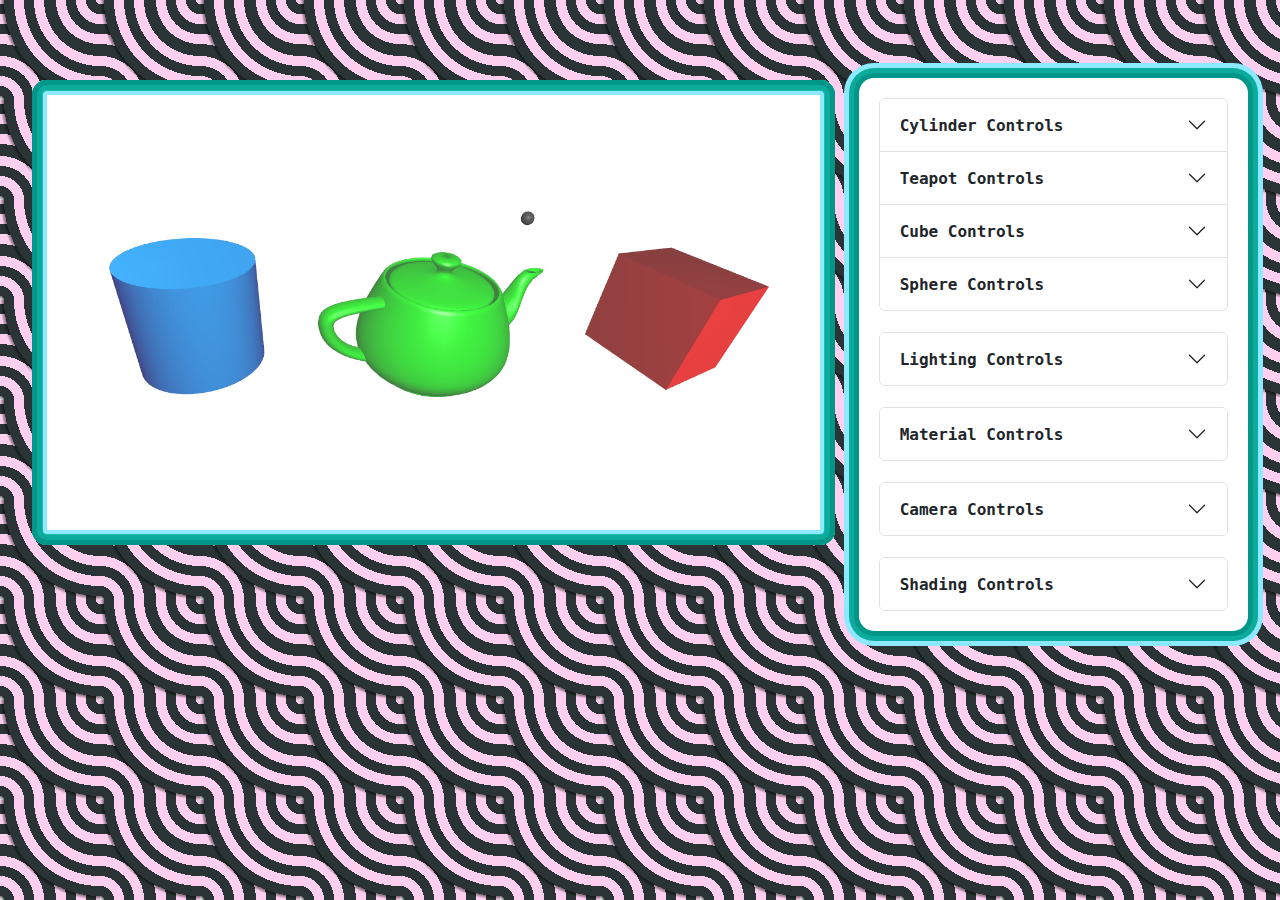
<file: index.html>
<!DOCTYPE html>
<html lang="en">
  <head>
    <meta charset="utf-8" />
    <meta name="viewport" content="width=device-width, initial-scale=1.0" />
    <title>3D Objects Playground</title>

    <!-- Link CSS, JS, and WebGL -->
    <!-- webgl-utils.js	: standard utilities from Google to set up a WebGL context -->
    <!-- initShaders.js	: contains helper functions to compile and link WebGL shaders to the application -->
    <!-- MV.js			: provides matrix and vector manipulation functions APIs for WebGL -->
    <!-- DemoJS.js		: your JS file -->
    <!-- DemoCSS.css	: your CSS file -->
    <script type="text/javascript" src="Common/webgl-utils.js"></script>
    <script type="text/javascript" src="Common/initShaders.js"></script>
    <script type="text/javascript" src="Common/MV.js"></script>
    <script type="text/javascript" src="Geometry/Cube.js"></script>
    <script type="text/javascript" src="Geometry/Cylinder.js"></script>
    <script type="text/javascript" src="Geometry/Sphere.js"></script>
    <script type="text/javascript" src="Geometry/Teapot.js"></script>
    <script type="text/javascript" src="Variables.js"></script>
    <script type="text/javascript" src="Main.js"></script>
    <script type="text/javascript" src="Lighting.js"></script>
    <script type="text/javascript" src="Material.js"></script>
    <script type="text/javascript" src="Camera.js"></script>
    <script type="text/javascript" src="Shading.js"></script>
    <script type="text/javascript" src="ConfigureWebGL.js"></script>

    <link rel="icon" type="image/png" href="images/favicon.ico" />
    <link rel="stylesheet" type="text/css" href="style.css" />
    <link
      rel="stylesheet"
      href="https://cdn.jsdelivr.net/npm/bootstrap@5.3.3/dist/css/bootstrap.min.css"
      integrity="sha384-QWTKZyjpPEjISv5WaRU9OFeRpok6YctnYmDr5pNlyT2bRjXh0JMhjY6hW+ALEwIH"
      crossorigin="anonymous"
    />

    <!-- Define the vertex shader -->
    <script id="vertex-shader" type="x-shader/x-vertex">
      precision mediump float;
      uniform mat4 projectionMatrix;
      uniform mat4 modelViewMatrix;
      uniform mat3 normalMatrix;
      uniform vec4 ambientProduct;
      uniform vec4 diffuseProduct;
      uniform vec4 specularProduct;
      uniform vec4 lightPos;
      uniform float shininess;
      uniform vec3 spotlightDir;       // Add spotlight direction
      uniform float spotlightCutoff;   // Add cutoff angle
      uniform bool isSpotlight;        // Add spotlight flag

      attribute vec4 vPosition;
      attribute vec3 vNormal;
      varying vec4 fColor;
      attribute vec2 vTexCoord;
      varying vec2 fTexCoord;

      void main() {
          fTexCoord = vTexCoord;
          vec3 pos = (modelViewMatrix * vPosition).xyz;
          vec3 L;

          if(lightPos.w == 0.0) {
              L = normalize(lightPos.xyz);
          } else {
              L = normalize(lightPos.xyz - pos);
          }

          vec3 E = -normalize(pos);
          vec3 H = normalize(L + E);
          vec3 N = normalize(normalMatrix * vNormal);

          // Spotlight calculations
          float spotEffect = 1.0;
          if(isSpotlight && lightPos.w == 1.0) {
              vec3 spotDir = normalize(spotlightDir);
              float cosTheta = dot(-L, spotDir);
              float cutoff = cos(radians(spotlightCutoff));

              if(cosTheta < cutoff) {
                  spotEffect = 0.0;
              } else {
                  spotEffect = pow(cosTheta, 50.0); // Add spotlight exponent
              }
          } else {
              spotEffect = 1.0;
          }

          vec4 ambient = ambientProduct;
          float Kd = max(dot(L, N), 0.0);
          vec4 diffuse = Kd * diffuseProduct * spotEffect;
          float Ks = pow(max(dot(N, H), 0.0), shininess);
          vec4 specular = Ks * specularProduct * spotEffect;

          if(dot(L, N) < 0.0) {
              specular = vec4(0.0);
          }

          gl_Position = projectionMatrix * modelViewMatrix * vPosition;
          fColor = ambient + diffuse + specular;
          fColor.a = 1.0;
      }
    </script>

    <!-- Define the fragment shader -->
    <script id="fragment-shader" type="x-shader/x-fragment">
      precision mediump float;
      varying vec4 fColor;
      varying vec2 fTexCoord;
      uniform sampler2D uTexture;
      uniform bool uUseTexture;

      void main()
      {
        vec4 textureColor = texture2D(uTexture, fTexCoord);
        vec4 finalColor = uUseTexture ? textureColor * fColor : fColor;
        gl_FragColor = finalColor;
      }
    </script>
  </head>

  <body>
    <div class="container-fluid">
      <div class="row">
        <!-- Canvas for the graphic rendering -->
        <div class="col-lg-8 col-md-12 mb-4">
          <div class="canvas">
            <canvas id="gl-canvas" width="1280" height="720">
              Error: your browser doesn't support the HTML5 canvas element
            </canvas>
          </div>
        </div>

        <!-- Control Panel -->
        <div class="col-lg-4 col-md-12">
          <div class="panel vertical-align">
            <!-- ======================================== OBJECT CONTROLS ======================================== -->
            <div class="accordion" id="objectControls" style="width: 400px">
              <!-- ======================================== CYLINDER CONTROL ======================================== -->
              <div class="accordion-item">
                <h2 class="accordion-header" id="cylinderHeading">
                  <button
                    class="accordion-button collapsed"
                    type="button"
                    data-bs-toggle="collapse"
                    data-bs-target="#cylinderCollapse"
                    aria-expanded="false"
                    aria-controls="cylinderCollapse"
                  >
                    Cylinder Controls
                  </button>
                </h2>
                <div
                  id="cylinderCollapse"
                  class="accordion-collapse collapse"
                  aria-labelledby="cylinderHeading"
                  data-bs-parent="#objectControls"
                >
                  <div class="accordion-body">
                    <!-- Radio buttons for cylinder animation -->
                    <div class="param-panel horizontal-align mg-top-bottom">
                      <div class="checkText">Rotate X-Axis</div>
                      <input
                        class="checkRadio"
                        id="cylinder-x"
                        type="radio"
                        name="checkCylinder"
                        checked
                      />
                    </div>

                    <div class="param-panel horizontal-align mg-top-bottom">
                      <div class="checkText">Rotate Y-Axis</div>
                      <input
                        class="checkRadio"
                        id="cylinder-y"
                        type="radio"
                        name="checkCylinder"
                      />
                    </div>

                    <div class="param-panel horizontal-align mg-top-bottom">
                      <div class="checkText">Rotate Z-Axis</div>
                      <input
                        class="checkRadio"
                        id="cylinder-z"
                        type="radio"
                        name="checkCylinder"
                      />
                    </div>

                    <!-- Cylinder animation button -->
                    <input
                      id="cylinder-btn"
                      class="anim-btn"
                      type="button"
                      value="Toggle Cylinder"
                    />
                  </div>
                </div>
              </div>

              <!-- ======================================== TEAPOT CONTROL ======================================== -->
              <div class="accordion-item">
                <h2 class="accordion-header" id="teapotHeading">
                  <button
                    class="accordion-button collapsed"
                    type="button"
                    data-bs-toggle="collapse"
                    data-bs-target="#teapotCollapse"
                    aria-expanded="false"
                    aria-controls="teapotCollapse"
                  >
                    Teapot Controls
                  </button>
                </h2>
                <div
                  id="teapotCollapse"
                  class="accordion-collapse collapse"
                  aria-labelledby="teapotHeading"
                  data-bs-parent="#objectControls"
                >
                  <div class="accordion-body">
                    <!-- Radio buttons for teapot animation -->
                    <div class="param-panel horizontal-align mg-top-bottom">
                      <div class="checkText">Rotate X-Axis</div>
                      <input
                        class="checkRadio"
                        id="teapot-x"
                        type="radio"
                        name="checkTeapot"
                        checked
                      />
                    </div>

                    <div class="param-panel horizontal-align mg-top-bottom">
                      <div class="checkText">Rotate Y-Axis</div>
                      <input
                        class="checkRadio"
                        id="teapot-y"
                        type="radio"
                        name="checkTeapot"
                      />
                    </div>

                    <div class="param-panel horizontal-align mg-top-bottom">
                      <div class="checkText">Rotate Z-Axis</div>
                      <input
                        class="checkRadio"
                        id="teapot-z"
                        type="radio"
                        name="checkTeapot"
                      />
                    </div>

                    <!-- Teapot animation button -->
                    <input
                      id="teapot-btn"
                      class="anim-btn"
                      type="button"
                      value="Toggle Teapot"
                    />
                  </div>
                </div>
              </div>

              <!-- ======================================== CUBE CONTROL ======================================== -->
              <div class="accordion-item">
                <h2 class="accordion-header" id="cubeHeading">
                  <button
                    class="accordion-button collapsed"
                    type="button"
                    data-bs-toggle="collapse"
                    data-bs-target="#cubeCollapse"
                    aria-expanded="false"
                    aria-controls="cubeCollapse"
                  >
                    Cube Controls
                  </button>
                </h2>
                <div
                  id="cubeCollapse"
                  class="accordion-collapse collapse"
                  aria-labelledby="cubeHeading"
                  data-bs-parent="#objectControls"
                >
                  <div class="accordion-body">
                    <!-- Radio buttons for cube animation -->
                    <div class="param-panel horizontal-align mg-top-bottom">
                      <div class="checkText">Rotate X-Axis</div>
                      <input
                        class="checkRadio"
                        id="cube-x"
                        type="radio"
                        name="checkCube"
                        checked
                      />
                    </div>

                    <div class="param-panel horizontal-align mg-top-bottom">
                      <div class="checkText">Rotate Y-Axis</div>
                      <input
                        class="checkRadio"
                        id="cube-y"
                        type="radio"
                        name="checkCube"
                      />
                    </div>

                    <div class="param-panel horizontal-align mg-top-bottom">
                      <div class="checkText">Rotate Z-Axis</div>
                      <input
                        class="checkRadio"
                        id="cube-z"
                        type="radio"
                        name="checkCube"
                      />
                    </div>

                    <!-- Cube animation button -->
                    <input
                      id="cube-btn"
                      class="anim-btn"
                      type="button"
                      value="Toggle Cube"
                    />
                  </div>
                </div>
              </div>

              <!-- ======================================== SPHERE CONTROL ======================================== -->
              <div class="accordion-item">
                <h2 class="accordion-header" id="sphereHeading">
                  <button
                    class="accordion-button collapsed"
                    type="button"
                    data-bs-toggle="collapse"
                    data-bs-target="#sphereCollapse"
                    aria-expanded="false"
                    aria-controls="sphereCollapse"
                  >
                    Sphere Controls
                  </button>
                </h2>
                <div
                  id="sphereCollapse"
                  class="accordion-collapse collapse"
                  aria-labelledby="sphereHeading"
                  data-bs-parent="#objectControls"
                >
                  <div class="accordion-body">
                    <!-- Radio buttons for sphere animation -->
                    <div class="param-panel horizontal-align mg-top-bottom">
                      <div class="checkText">Rotate X-Axis</div>
                      <input
                        class="checkRadio"
                        id="sphere-x"
                        type="radio"
                        name="checkSphere"
                        checked
                      />
                    </div>

                    <div class="param-panel horizontal-align mg-top-bottom">
                      <div class="checkText">Rotate Y-Axis</div>
                      <input
                        class="checkRadio"
                        id="sphere-y"
                        type="radio"
                        name="checkSphere"
                      />
                    </div>

                    <div class="param-panel horizontal-align mg-top-bottom">
                      <div class="checkText">Rotate Z-Axis</div>
                      <input
                        class="checkRadio"
                        id="sphere-z"
                        type="radio"
                        name="checkSphere"
                      />
                    </div>

                    <!-- Sphere animation button -->
                    <input
                      id="sphere-btn"
                      class="anim-btn"
                      type="button"
                      value="Toggle Sphere"
                    />
                  </div>
                </div>
              </div>
            </div>

            <!-- ======================================== LIGHTING CONTROLS ======================================== -->
            <div class="accordion mt-3" id="lightingControls">
              <div class="accordion-item">
                <h2 class="accordion-header" id="lightingHeading">
                  <button
                    class="accordion-button collapsed"
                    type="button"
                    data-bs-toggle="collapse"
                    data-bs-target="#lightingCollapse"
                    aria-expanded="false"
                    aria-controls="lightingCollapse"
                  >
                    Lighting Controls
                  </button>
                </h2>
                <div
                  id="lightingCollapse"
                  class="accordion-collapse collapse"
                  aria-labelledby="lightingHeading"
                  data-bs-parent="#lightingControls"
                >
                  <div class="accordion-body">
                    <!-- Light Source Toggle -->
                    <div class="param-panel horizontal-align mg-top-bottom">
                      <div class="checkText">Light Source</div>
                      <input
                        type="checkbox"
                        id="light-toggle"
                        class="checkRadio"
                        checked
                      />
                    </div>

                    <div class="param-panel horizontal-align mg-top-bottom">
                      <div class="checkText">Light Source:</div>
                      <select id="light-source" class="light-select">
                        <option value="point">Point Light</option>
                        <option value="spot">Spot Light</option>
                      </select>
                    </div>

                    <!-- ======================================== SPOTLIGHT CONTROLS ======================================== -->
                    <div class="param-panel vertical-align mg-top-bottom">
                      <div class="checkText">Spotlight Settings</div>

                      <!-- Cutoff Angle -->
                      <div class="spotlight-control horizontal-align">
                        <label>Cutoff Angle:</label>
                        <input
                          type="range"
                          id="spotlight-cutoff"
                          min="0"
                          max="45"
                          value="45"
                          step="1"
                        />
                        <span id="spotlight-cutoff-value">45°</span>
                      </div>

                      <!-- Spotlight Direction -->
                      <div class="spotlight-direction vertical-align">
                        <div class="checkText">Direction</div>

                        <!-- Direction X -->
                        <div class="direction-control horizontal-align">
                          <label>X:</label>
                          <input
                            type="range"
                            id="spotlight-dir-x"
                            min="-1"
                            max="1"
                            value="-0.1"
                            step="0.1"
                          />
                          <span id="spotlight-dir-x-value">0.0</span>
                        </div>

                        <!-- Direction Y -->
                        <div class="direction-control horizontal-align">
                          <label>Y:</label>
                          <input
                            type="range"
                            id="spotlight-dir-y"
                            min="-1"
                            max="1"
                            value="-0.1"
                            step="0.1"
                          />
                          <span id="spotlight-dir-y-value">-1.0</span>
                        </div>

                        <!-- Direction Z -->
                        <div class="direction-control horizontal-align">
                          <label>Z:</label>
                          <input
                            type="range"
                            id="spotlight-dir-z"
                            min="-1"
                            max="1"
                            value="-0.6"
                            step="0.1"
                          />
                          <span id="spotlight-dir-z-value">0.0</span>
                        </div>
                      </div>
                    </div>

                    <!-- ======================================== LIGHT TYPE CONTROLS ======================================== -->
                    <div class="param-panel horizontal-align mg-top-bottom">
                      <div class="checkText">Light Type</div>
                      <select id="point-light-type" class="light-select">
                        <option value="positional">Positional</option>
                        <option value="directional">Directional</option>
                      </select>
                    </div>

                    <!-- ======================================== LIGHT COLOR CONTROLS ======================================== -->
                    <div class="param-panel vertical-align mg-top-bottom">
                      <div class="checkText">Light Colors</div>

                      <!-- Ambient Color -->
                      <div class="color-control horizontal-align">
                        <label>Ambient:</label>
                        <input
                          type="color"
                          id="ambient-color"
                          value="#ffffff"
                        />
                      </div>

                      <!-- Diffuse Color -->
                      <div class="color-control horizontal-align">
                        <label>Diffuse:</label>
                        <input
                          type="color"
                          id="diffuse-color"
                          value="#ffffff"
                        />
                      </div>

                      <!-- Specular Color -->
                      <div class="color-control horizontal-align">
                        <label>Specular:</label>
                        <input
                          type="color"
                          id="specular-color"
                          value="#ffffff"
                        />
                      </div>
                    </div>

                    <!-- ======================================== LIGHT POSITION CONTROLS ======================================== -->
                    <div class="param-panel vertical-align mg-top-bottom">
                      <div class="checkText">Light Position</div>

                      <!-- X Position -->
                      <div class="position-control horizontal-align">
                        <label>X Position:</label>
                        <input
                          type="range"
                          id="light-x"
                          min="-4.0"
                          max="4.0"
                          value="1"
                          step="0.1"
                        />
                        <span id="light-x-value">1.0</span>
                      </div>

                      <!-- Y Position -->
                      <div class="position-control horizontal-align">
                        <label>Y Position:</label>
                        <input
                          type="range"
                          id="light-y"
                          min="-2.1"
                          max="2.1"
                          value="1"
                          step="0.1"
                        />
                        <span id="light-y-value">1.0</span>
                      </div>

                      <!-- Z Position -->
                      <div class="position-control horizontal-align">
                        <label>Z Position:</label>
                        <input
                          type="range"
                          id="light-z"
                          min="-3.5"
                          max="3.5"
                          value="1"
                          step="0.1"
                        />
                        <span id="light-z-value">1.0</span>
                      </div>
                    </div>
                  </div>
                </div>
              </div>
            </div>

            <!-- ======================================== MATERIAL CONTROLS ======================================== -->
            <div class="accordion mt-3" id="materialControls">
              <div class="accordion-item">
                <h2 class="accordion-header" id="materialHeading">
                  <button
                    class="accordion-button collapsed"
                    type="button"
                    data-bs-toggle="collapse"
                    data-bs-target="#materialCollapse"
                    aria-expanded="false"
                    aria-controls="materialCollapse"
                  >
                    Material Controls
                  </button>
                </h2>
                <div
                  id="materialCollapse"
                  class="accordion-collapse collapse"
                  aria-labelledby="materialHeading"
                  data-bs-parent="#materialControls"
                >
                  <div class="accordion-body">
                    <!-- Material Controls -->
                    <div class="param-panel vertical-align mg-top-bottom">
                      <div class="checkText">Object Material Properties</div>

                      <!-- Object Selection -->
                      <select id="object-select" class="material-select">
                        <option value="cylinder">Cylinder</option>
                        <option value="teapot">Teapot</option>
                        <option value="cube">Cube</option>
                      </select>

                      <!-- Material Colors -->
                      <div class="material-colors vertical-align">
                        <div class="color-control horizontal-align">
                          <label>Material Ambient:</label>
                          <input
                            type="color"
                            id="material-ambient"
                            value="#808080"
                          />
                        </div>
                        <div class="color-control horizontal-align">
                          <label>Material Diffuse:</label>
                          <input
                            type="color"
                            id="material-diffuse"
                            value="#808080"
                          />
                        </div>
                        <div class="color-control horizontal-align">
                          <label>Material Specular:</label>
                          <input
                            type="color"
                            id="material-specular"
                            value="#808080"
                          />
                        </div>
                      </div>

                      <!-- Reflection Coefficients -->
                      <div class="reflection-controls vertical-align">
                        <div class="slider-control horizontal-align">
                          <label>Ambient Coefficient:</label>
                          <input
                            type="range"
                            id="ambient-coef"
                            min="0"
                            max="1"
                            step="0.1"
                            value="0.2"
                          />
                          <span id="ambient-coef-value">0.2</span>
                        </div>
                        <div class="slider-control horizontal-align">
                          <label>Diffuse Coefficient:</label>
                          <input
                            type="range"
                            id="diffuse-coef"
                            min="0"
                            max="1"
                            step="0.1"
                            value="0.6"
                          />
                          <span id="diffuse-coef-value">0.6</span>
                        </div>
                        <div class="slider-control horizontal-align">
                          <label>Specular Coefficient:</label>
                          <input
                            type="range"
                            id="specular-coef"
                            min="0"
                            max="1"
                            step="0.1"
                            value="0.3"
                          />
                          <span id="specular-coef-value">0.3</span>
                        </div>
                      </div>

                      <!-- Shininess Control -->
                      <div class="slider-control horizontal-align">
                        <label>Shininess:</label>
                        <input
                          type="range"
                          id="shininess"
                          min="1"
                          max="100"
                          value="30"
                        />
                        <span id="shininess-value">30</span>
                      </div>
                    </div>
                  </div>
                </div>
              </div>
            </div>

            <!-- ======================================== VIEWING & SHADING CONTROLS ======================================== -->
            <!-- Camera Controls -->
            <div class="accordion mt-3" id="cameraControls">
              <div class="accordion-item">
                <h2 class="accordion-header" id="cameraHeading">
                  <button
                    class="accordion-button collapsed"
                    type="button"
                    data-bs-toggle="collapse"
                    data-bs-target="#cameraCollapse"
                    aria-expanded="false"
                    aria-controls="cameraCollapse"
                  >
                    Camera Controls
                  </button>
                </h2>
                <div
                  id="cameraCollapse"
                  class="accordion-collapse collapse"
                  aria-labelledby="cameraHeading"
                  data-bs-parent="#cameraControls"
                >
                  <div class="accordion-body">
                    <!-- Camera Position -->
                    <div class="camera-position vertical-align">
                      <div class="slider-control horizontal-align">
                        <label>Eye X:</label>
                        <input
                          type="range"
                          id="eye-x"
                          min="-20"
                          max="20"
                          value="0"
                          step="0.1"
                        />
                        <span id="eye-x-value">0.0</span>
                      </div>
                      <div class="slider-control horizontal-align">
                        <label>Eye Y:</label>
                        <input
                          type="range"
                          id="eye-y"
                          min="-20"
                          max="20"
                          value="0"
                          step="0.1"
                        />
                        <span id="eye-y-value">0.0</span>
                      </div>
                      <div class="slider-control horizontal-align">
                        <label>Eye Z:</label>
                        <input
                          type="range"
                          id="eye-z"
                          min="1"
                          max="30"
                          value="5"
                          step="0.1"
                        />
                        <span id="eye-z-value">5.0</span>
                      </div>
                    </div>

                    <!-- Center  -->
                    <div class="look-at vertical-align">
                      <div class="slider-control horizontal-align">
                        <label>Look-At X:</label>
                        <input
                          type="range"
                          id="at-x"
                          min="-10"
                          max="10"
                          value="0"
                          step="0.1"
                        />
                        <span id="at-x-value">0.0</span>
                      </div>
                      <div class="slider-control horizontal-align">
                        <label>Look-At Y:</label>
                        <input
                          type="range"
                          id="at-y"
                          min="-10"
                          max="10"
                          value="0"
                          step="0.1"
                        />
                        <span id="at-y-value">0.0</span>
                      </div>
                      <div class="slider-control horizontal-align">
                        <label>Look-At Z:</label>
                        <input
                          type="range"
                          id="at-z"
                          min="-10"
                          max="10"
                          value="0"
                          step="0.1"
                        />
                        <span id="at-z-value">0.0</span>
                      </div>
                    </div>

                    <!-- Up Vector (unchanged since it's normalized) -->
                    <div class="up-vector vertical-align">
                      <div class="slider-control horizontal-align">
                        <label>Up X:</label>
                        <input
                          type="range"
                          id="up-x"
                          min="-1"
                          max="1"
                          value="0"
                          step="0.1"
                        />
                        <span id="up-x-value">0.0</span>
                      </div>
                      <div class="slider-control horizontal-align">
                        <label>Up Y:</label>
                        <input
                          type="range"
                          id="up-y"
                          min="-1"
                          max="1"
                          value="1"
                          step="0.1"
                        />
                        <span id="up-y-value">1.0</span>
                      </div>
                      <div class="slider-control horizontal-align">
                        <label>Up Z:</label>
                        <input
                          type="range"
                          id="up-z"
                          min="-1"
                          max="1"
                          value="0"
                          step="0.1"
                        />
                        <span id="up-z-value">0.0</span>
                      </div>
                    </div>

                    <!-- Reset Camera Button -->
                    <div class="slider-control horizontal-align">
                      <input
                        type="button"
                        id="reset-camera"
                        value="Reset Camera"
                        class="anim-btn"
                      />
                    </div>
                  </div>
                </div>
              </div>
            </div>

            <!-- Shading Controls -->
            <div class="accordion mt-3" id="shadingControls">
              <div class="accordion-item">
                <h2 class="accordion-header" id="shadingHeading">
                  <button
                    class="accordion-button collapsed"
                    type="button"
                    data-bs-toggle="collapse"
                    data-bs-target="#shadingCollapse"
                    aria-expanded="false"
                    aria-controls="shadingCollapse"
                  >
                    Shading Controls
                  </button>
                </h2>
                <div
                  id="shadingCollapse"
                  class="accordion-collapse collapse"
                  aria-labelledby="shadingHeading"
                  data-bs-parent="#shadingControls"
                >
                  <div class="accordion-body">
                    <!-- Shading Type -->
                    <div class="shading-type horizontal-align">
                      <label>Shading Mode:</label>
                      <select id="shading-mode" class="form-select">
                        <option value="smooth">Smooth</option>
                        <option value="flat">Flat</option>
                      </select>
                    </div>
                  </div>
                </div>
              </div>
            </div>
          </div>
        </div>
      </div>
    </div>

    <!-- Bootstrap JS -->
    <script
      src="https://cdn.jsdelivr.net/npm/bootstrap@5.3.3/dist/js/bootstrap.bundle.min.js"
      integrity="sha384-YvpcrYf0tY3lHB60NNkmXc5s9fDVZLESaAA55NDzOxhy9GkcIdslK1eN7N6jIeHz"
      crossorigin="anonymous"
    ></script>
  </body>
</html>
</file>
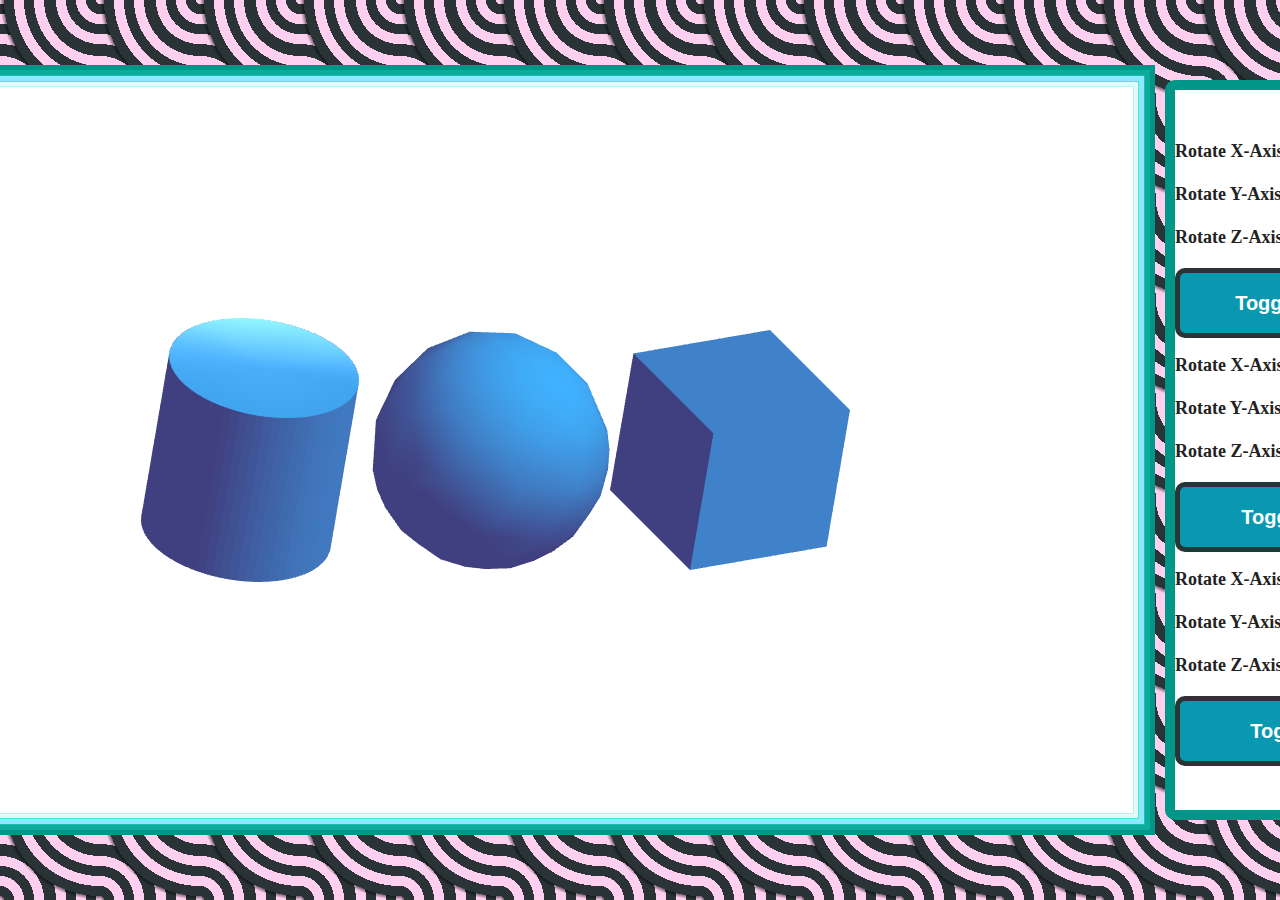
<file: Asg2/index.html>
<!DOCTYPE html>
<html lang="en">
  <head>
    <meta charset="utf-8" />
    <title>Group 10: Bold Axolotl</title>

    <!-- Link CSS, JS, and WebGL -->
    <!-- webgl-utils.js	: standard utilities from Google to set up a WebGL context -->
    <!-- initShaders.js	: contains helper functions to compile and link WebGL shaders to the application -->
    <!-- MV.js			: provides matrix and vector manipulation functions APIs for WebGL -->
    <!-- Variables.js   : contains the global variables for the application -->
    <!-- Main.js		: contains the main function for the application -->
    <!-- ConfigureWebGL.js	: contains the functions to configure the WebGL context -->
    <!-- Geometry.js	: contains the functions to create the geometry for the application -->
    <!-- style.css		: contains the CSS for the application -->
    <script type="text/javascript" src="../Common/webgl-utils.js"></script>
    <script type="text/javascript" src="../Common/initShaders.js"></script>
    <script type="text/javascript" src="../Common/MV.js"></script>
    <script type="text/javascript" src="Variables.js"></script>
    <script type="text/javascript" src="Main.js"></script>
    <script type="text/javascript" src="ConfigureWebGL.js"></script>
    <script type="text/javascript" src="Geometry.js"></script>
    <link rel="stylesheet" type="text/css" href="style.css" />

    <!-- Define the vertex shader -->
    <script id="vertex-shader" type="x-shader/x-vertex">
      // Declare the global variable(s) for draw calls
      uniform mat4 projectionMatrix;
      uniform mat4 modelViewMatrix;
      uniform mat3 normalMatrix;
      uniform vec4 ambientProduct;
      uniform vec4 diffuseProduct;
      uniform vec4 specularProduct;
      uniform vec4 lightPos;
      uniform float shininess;

      // Declare the input variable(s) to receive per-vertex data from the application
      attribute vec4 vPosition;
      attribute vec4 vColor;
      attribute vec3 vNormal;

      // Declare the varying variable(s) to pass data to the fragment shader
      varying vec4 fColor;

      void main()
      {
      	vec3 pos = (modelViewMatrix * vPosition).xyz;
      	vec3 light = lightPos.xyz;
      	vec3 L;

      	// check for directional light
      	if(lightPos.w == 0.0)
      		L = normalize(lightPos.xyz);
      	else
      		L = normalize(lightPos.xyz - pos);

      	vec3 E = -normalize(pos);
      	vec3 H = normalize(L + E);

      	// Transform vertex normal into eye coordinates
      	vec3 N = normalize(normalMatrix * vNormal.xyz);

      	// Compute terms in the illumination equation
      	vec4 ambient = ambientProduct;

      	float Kd = max(dot(L, N), 0.0);
      	vec4 diffuse = Kd * diffuseProduct;

      	float Ks = pow(max(dot(N, H), 0.0), shininess);
      	vec4 specular = Ks * specularProduct;

      	if(dot(L, N) < 0.0)
      	{
      		specular = vec4(0.0, 0.0, 0.0, 1.0);
      	}

      	gl_Position = projectionMatrix * modelViewMatrix * vPosition;
      	fColor = ambient + diffuse + specular;
      	fColor.a = 1.0;
      }
    </script>

    <!-- Define the fragment shader -->
    <script id="fragment-shader" type="x-shader/x-fragment">
      precision mediump float;
      varying vec4 fColor;

      void main()
      {
      	gl_FragColor = fColor;
      }
    </script>
  </head>

  <body>
    <!-- Canvas for the graphic rendering -->
    <div class="canvas">
      <canvas id="gl-canvas" width="1280" height="720">
        Error: your browser doesn't support the HTML5 canvas element
      </canvas>
    </div>

    <!-- ======================================== CYLINDER CONTROL ======================================== -->
    <!-- Panel for parameter customization -->
    <div class="panel vertical-align">
      <!-- Radio buttons for cylinder animation -->
      <div class="param-panel horizontal-align mg-top-bottom">
        <div class="checkText">Rotate X-Axis</div>
        <input
          class="checkRadio"
          id="cylinder-x"
          type="radio"
          name="checkCylinder"
          checked
        />
      </div>

      <div class="param-panel horizontal-align mg-top-bottom">
        <div class="checkText">Rotate Y-Axis</div>
        <input
          class="checkRadio"
          id="cylinder-y"
          type="radio"
          name="checkCylinder"
        />
      </div>

      <div class="param-panel horizontal-align mg-top-bottom">
        <div class="checkText">Rotate Z-Axis</div>
        <input
          class="checkRadio"
          id="cylinder-z"
          type="radio"
          name="checkCylinder"
        />
      </div>

      <!-- Cylinder animation button -->
      <input
        id="cylinder-btn"
        class="anim-btn"
        type="button"
        value="Toggle Cylinder"
      />

      <!-- ======================================== SPHERE CONTROL ======================================== -->
      <!-- Radio buttons for sphere animation -->
      <div class="param-panel horizontal-align mg-top-bottom">
        <div class="checkText">Rotate X-Axis</div>
        <input
          class="checkRadio"
          id="sphere-x"
          type="radio"
          name="checkSphere"
          checked
        />
      </div>

      <div class="param-panel horizontal-align mg-top-bottom">
        <div class="checkText">Rotate Y-Axis</div>
        <input
          class="checkRadio"
          id="sphere-y"
          type="radio"
          name="checkSphere"
        />
      </div>

      <div class="param-panel horizontal-align mg-top-bottom">
        <div class="checkText">Rotate Z-Axis</div>
        <input
          class="checkRadio"
          id="sphere-z"
          type="radio"
          name="checkSphere"
        />
      </div>

      <!-- Sphere animation button -->
      <input
        id="sphere-btn"
        class="anim-btn"
        type="button"
        value="Toggle Sphere"
      />

      <!-- ======================================== CUBE CONTROL ======================================== -->
      <!-- Radio buttons for cube animation -->
      <div class="param-panel horizontal-align mg-top-bottom">
        <div class="checkText">Rotate X-Axis</div>
        <input
          class="checkRadio"
          id="cube-x"
          type="radio"
          name="checkCube"
          checked
        />
      </div>

      <div class="param-panel horizontal-align mg-top-bottom">
        <div class="checkText">Rotate Y-Axis</div>
        <input class="checkRadio" id="cube-y" type="radio" name="checkCube" />
      </div>

      <div class="param-panel horizontal-align mg-top-bottom">
        <div class="checkText">Rotate Z-Axis</div>
        <input class="checkRadio" id="cube-z" type="radio" name="checkCube" />
      </div>

      <!-- Cube animation button -->
      <input
        id="cube-btn"
        class="anim-btn"
        type="button"
        value="Toggle Cube"
      />
    </div>
  </body>
</html>
</file>
<file: style.css>
/* Base styles and background */
body {
  margin: 0;
  padding: 20px;
  min-height: 100vh;
  width: 100%;
  display: flex;
  flex-direction: row;
  align-items: flex-start;
  justify-content: center;
  gap: 20px;
  box-sizing: border-box;
  --s: 100px;
  --c1: #ffcfef;
  --c2: #2a3335;
  --_g: var(--c2) 4% 14%, var(--c1) 14% 24%, var(--c2) 22% 34%,
    var(--c1) 34% 44%, var(--c2) 44% 56%, var(--c1) 56% 66%, var(--c2) 66% 76%,
    var(--c1) 76% 86%, var(--c2) 86% 96%;
  background: radial-gradient(
      100% 100% at 100% 0,
      var(--c1) 4%,
      var(--_g),
      #0008 96%,
      #0000
    ),
    radial-gradient(
        100% 100% at 0 100%,
        #0000,
        #0008 4%,
        var(--_g),
        var(--c1) 96%
      )
      var(--c1);
  background-size: var(--s) var(--s);
}

#gl-canvas {
  max-width: 100%;
  height: auto;
  display: block;
}

/* Canvas container styling */
.canvas {
  background-color: #ffffff;
  padding: 15px;
  border-radius: 15px;
  box-shadow: inset #009688 0 0 0 5px, inset #059c8e 0 0 0 1px,
    inset #0cab9c 0 0 0 10px, inset #1fbdae 0 0 0 11px, inset #8ce9ff 0 0 0 16px,
    inset #48e4d6 0 0 0 17px, inset #e5f9f7 0 0 0 21px, inset #bfecf7 0 0 0 22px;
  max-width: 100%;
  overflow: hidden;
  margin-top: 60px;
}

/* Control panel layout */
.panel {
  width: 100%;
  max-width: 100%;
  height: auto;
  max-height: 90vh;
  background-color: #ffffff;
  border-radius: 15px;
  overflow-y: auto;
  overflow-x: hidden;
  padding: 20px;
  box-shadow: 0 0 0 5px #009688, 0 0 0 10px #0cab9c, 0 0 0 15px #8ce9ff;
  box-sizing: border-box;
  align-items: center;
  font-family: "Robotomono", monospace;
  font-size: 20px;
  font-weight: 800;
  margin-top: 15%;
}

.panel > * {
  max-width: 100%; /* Prevent child elements from overflowing */
  overflow-wrap: break-word; /* Wrap text content */
}

/* Scrollbar styling */
.panel::-webkit-scrollbar {
  width: 12px;
}

.panel::-webkit-scrollbar-track {
  background: #f1f1f1;
  border-radius: 6px;
}

.panel::-webkit-scrollbar-thumb {
  background: #009688;
  border-radius: 6px;
  border: 3px solid #f1f1f1;
}

.panel::-webkit-scrollbar-thumb:hover {
  background: #00796b;
}

/* Layout utilities */
.horizontal-align {
  display: flex;
  flex-direction: row;
  align-items: center;
  /* gap: 10px;
  margin: 5px 0; */
}

.vertical-align {
  display: flex;
  flex-direction: column;
  gap: 5px;
}

/* Control section styling */
.param-panel {
  width: 100%;
  padding: 15px;
  border-radius: 10px;
  margin: 10px 0;
}

/* Text styling */
.checkText {
  font-weight: 1000;
  color: #2a3335;
  margin-bottom: 8px;
}

/* Input elements styling */
.checkRadio {
  width: 18px;
  height: 18px;
  accent-color: #009688;
  cursor: pointer;
}

/* Button styling */
.anim-btn {
  width: 100%;
  padding: 12px 20px;
  background: #009688;
  color: white;
  border: none;
  border-radius: 8px;
  font-weight: 600;
  cursor: pointer;
  transition: all 0.3s ease;
  box-shadow: 0 2px 4px rgba(0, 0, 0, 0.2);
}

.anim-btn:hover {
  background: #00897b;
  transform: translateY(-2px);
  box-shadow: 0 4px 8px rgba(0, 0, 0, 0.2);
}

.anim-btn:active {
  transform: translateY(1px);
  box-shadow: 0 2px 4px rgba(0, 0, 0, 0.2);
}

/* Select dropdown styling */
select {
  padding: 8px 12px;
  border-radius: 6px;
  border: 2px solid #009688;
  background-color: white;
  color: #2a3335;
  cursor: pointer;
  outline: none;
}

select:focus {
  border-color: #00796b;
  box-shadow: 0 0 0 2px rgba(0, 150, 136, 0.2);
}

/* Range input styling */
input[type="range"] {
  -webkit-appearance: none;
  width: 100%;
  height: 6px;
  background: #e0e0e0;
  border-radius: 3px;
  outline: none;
}

input[type="range"]::-webkit-slider-thumb {
  -webkit-appearance: none;
  width: 18px;
  height: 18px;
  background: #009688;
  border-radius: 50%;
  cursor: pointer;
  transition: background 0.2s;
}

input[type="range"]::-webkit-slider-thumb:hover {
  background: #00796b;
}

/* Color picker styling */
input[type="color"] {
  -webkit-appearance: none;
  width: 40px;
  height: 40px;
  border: none;
  border-radius: 6px;
  cursor: pointer;
}

input[type="color"]::-webkit-color-swatch-wrapper {
  padding: 0;
}

input[type="color"]::-webkit-color-swatch {
  border: 2px solid #009688;
  border-radius: 4px;
}

/* Control groups */
.spotlight-control,
.color-control,
.position-control,
.slider-control {
  width: 100%;
  padding: 0px;
  background: white;
  border-radius: 8px;
  margin: 4px 0;
}

/* Labels */
label {
  color: #2a3335;
  min-width: 140px;
}

span[id$="-value"] {
  color: #009688;
  font-weight: 600;
  min-width: 50px; /* Adjust width to fit content */
  text-align: right;
  white-space: nowrap; /* Prevent text wrapping */
  overflow: visible; /* Ensure content does not get clipped */
}
.direction-control {
  display: flex;
  align-items: center;
  justify-content: space-between;
  gap: 10px; /* Ensure proper spacing */
}

/* Bootstrap Accordion Customization */
.accordion {
  width: 400px;
}
.accordion-button {
  background-color: #f8f9fa;
  color: #2a3335;
  font-weight: 600;
  padding: 15px 20px;
}

.accordion-button:not(.collapsed) {
  background-color: #e0f2f1;
  color: #009688;
}

.accordion-button:focus {
  box-shadow: 0 0 0 0.25rem rgba(0, 150, 136, 0.25);
}

.accordion-body {
  padding: 15px;
}

/* Responsive adjustments */
@media screen and (max-width: 1200px) {
  body {
    flex-direction: column;
    align-items: center;
    padding: 10px;
  }

  .canvas {
    width: 100%;
    max-width: 100%;
    margin-top: 20px;
  }

  .panel {
    width: 100%;
    max-width: 100%;
    margin-top: 20px;
    margin-left: 0;
  }
}

@media screen and (max-width: 768px) {
  body {
    padding: 5px;
  }

  .horizontal-align {
    flex-direction: row;
    /* align-items: stretch; */
    align-items: center;
    gap: 10px;
  }

  .param-panel {
    padding: 10px;
  }

  label {
    min-width: auto;
    margin-bottom: 5px;
  }

  span[id$="-value"] {
    min-width: 40px;
  }

  .slider-control {
    flex-direction: column;
    align-items: stretch;
  }

  .direction-control {
    flex-direction: column;
    align-items: stretch;
  }

  .checkRadio {
    width: 24px;
    height: 24px;
  }

  .anim-btn {
    padding: 15px 20px;
    font-size: 18px;
  }

  .accordion-button {
    padding: 12px 15px;
    font-size: 18px;
  }

  .panel {
    font-size: 16px;
  }

  input[type="range"]::-webkit-slider-thumb {
    width: 24px;
    height: 24px;
  }

  input[type="color"] {
    width: 50px;
    height: 50px;
  }
}

@media screen and (max-width: 576px) {
  .canvas {
    padding: 10px;
    margin-top: 10px;
  }

  .panel {
    padding: 5px;
  }

  .param-panel {
    padding: 8px;
  }

  .checkText {
    font-size: 16px;
  }

  .accordion-button {
    font-size: 16px;
  }
}
</file>
<file: Asg2/style.css>
body {
  margin: 0;
  padding: 0;
  width: 100vw;
  height: 100vh;
  display: flex;
  align-items: center;
  justify-content: center;

  --s: 100px;
  --c1: #ffcfef;
  --c2: #2a3335;

  --_g: var(--c2) 4% 14%, var(--c1) 14% 24%, var(--c2) 22% 34%,
    var(--c1) 34% 44%, var(--c2) 44% 56%, var(--c1) 56% 66%, var(--c2) 66% 76%,
    var(--c1) 76% 86%, var(--c2) 86% 96%;
  background: radial-gradient(
      100% 100% at 100% 0,
      var(--c1) 4%,
      var(--_g),
      #0008 96%,
      #0000
    ),
    radial-gradient(
        100% 100% at 0 100%,
        #0000,
        #0008 4%,
        var(--_g),
        var(--c1) 96%
      )
      var(--c1);
  background-size: var(--s) var(--s);
}

.canvas {
  background-color: #ffffff;
  line-height: 10px;
  color: #009688;
  padding: 25px;
  box-shadow: inset #009688 0 0 0 5px, inset #059c8e 0 0 0 1px,
    inset #0cab9c 0 0 0 10px, inset #1fbdae 0 0 0 11px, inset #8ce9ff 0 0 0 16px,
    inset #48e4d6 0 0 0 17px, inset #e5f9f7 0 0 0 21px, inset #bfecf7 0 0 0 22px;
  text-shadow: 3px 3px 1px #bfecf7;
}

.horizontal-align {
  display: flex;
  flex-direction: row;
  align-items: center;
  justify-content: space-between;
}

.vertical-align {
  display: flex;
  flex-direction: column;
  align-items: center;
  justify-content: center;
}

.panel {
  margin-left: 10px;
  width: 400px;
  height: 720px;
  border: 10px solid #009688;
  border-radius: 10px;
  background-color: #fff;
}

.param-panel {
  width: 270px;
  margin: 5px 0 5px 0;
}

.mg-top-bottom {
  margin-top: 10px;
  margin-bottom: 10px;
}

.slider {
  font-weight: bold;
  font-size: large;
  color: #ffffff;
}

.slider .slide {
  width: 120px;
  padding-top: 10px;
}

.checkText {
  width: 150px;
  height: 20px;
  font-weight: bold;
  font-size: large;
  color: #222;
}

.checkRadio {
  width: 20px;
  height: 20px;
  margin-right: 22px;
}

.textbox {
  margin-left: 15px;
  width: 55px;
  height: 55px;
  background: #0077b6;
  border: 5px solid #00b4d8;
  border-radius: 10px;
}

.textbox2 {
  margin-left: 15px;
  width: 55px;
  height: 40px;
  background: #0077b6;
  border: 5px solid #00b4d8;
  border-radius: 10px;
}

.textbox p {
  position: relative;
  color: #ffffff;
  text-align: center;
  font-weight: bold;
  font-size: 25px;
  line-height: 0.25;
}

.textbox2 p {
  position: relative;
  color: #ffffff;
  text-align: center;
  font-weight: bold;
  font-size: 20px;
  line-height: 0.1;
}

.anim-btn {
	margin: 10px 0px 5px 0px;
	width: 270px;
	height: 70px;
	background: #0a97b0;
	border: 5px solid #2a3335;
	border-radius: 10px;
	color: #ffffff;
	text-align: center;
	font-weight: bold;
	font-size: 20px;
	outline: none;
	transition: all 0.3s ease;
}

.anim-btn:hover {
	transform: scale(1.03);
}

.anim-btn:active {
  background-color: #21ff94;
  box-shadow: 0 2px #666666;
  transform: translateY(2px);
}

.anim-btn:disabled {
  animation: none;
  pointer-events: none;
  opacity: 0.5;
}

@keyframes bounce {
  0%,
  20%,
  60%,
  100% {
    transform: translateY(0);
  }
  40% {
    transform: translateY(-10px);
  }
  80% {
    transform: translateY(-5px);
  }
}
</file>
